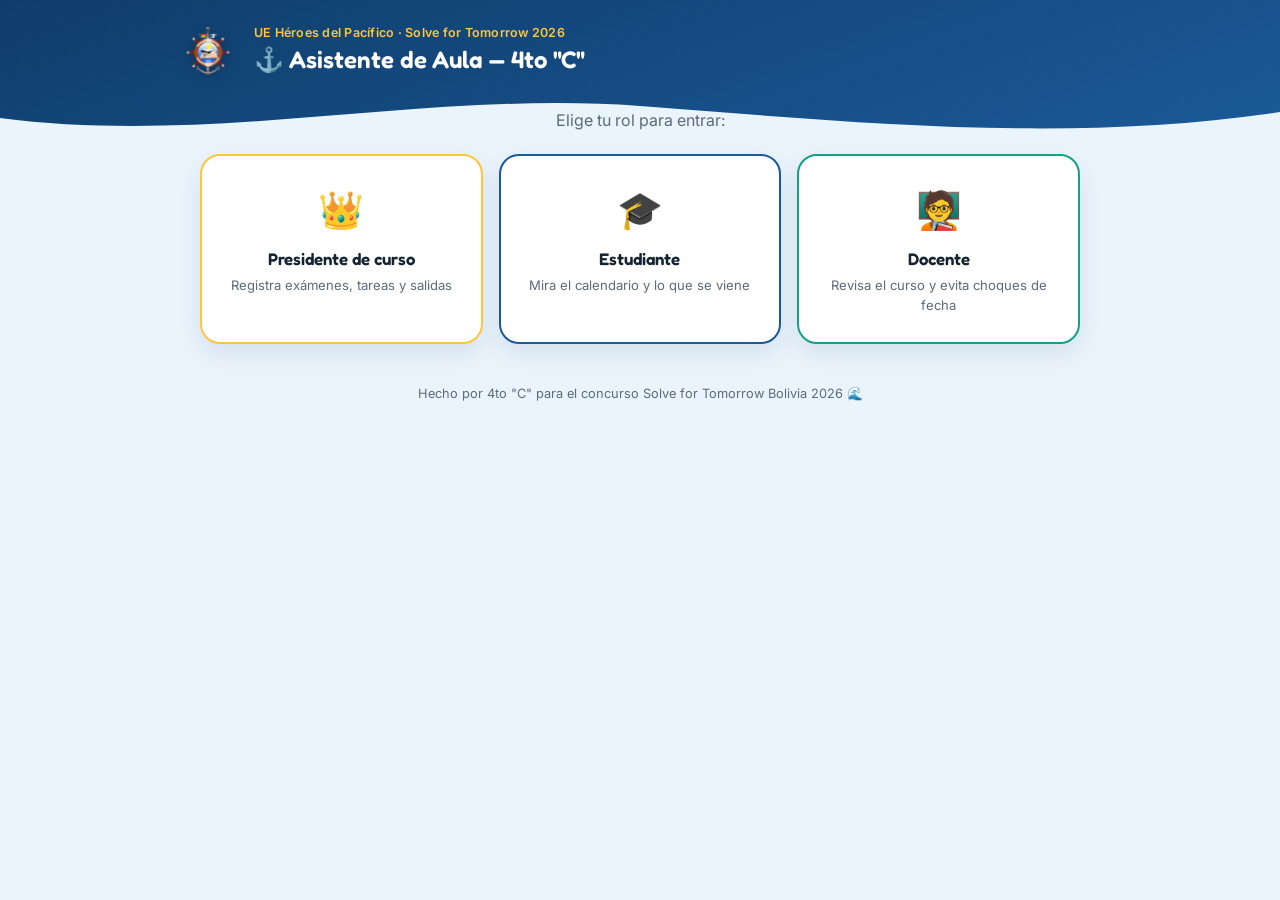
<file: index.html>
<!DOCTYPE html>
<html lang="es">
<head>
<meta charset="UTF-8">
<title>Asistente de Aula — 4to C</title>
<meta name="viewport" content="width=device-width, initial-scale=1">
<link rel="icon" href="assets/escudo.png">
<link rel="stylesheet" href="css/estilos.css">
</head>
<body>

<header class="encabezado">
  <div class="encabezado-fila">
    <img class="escudo" src="assets/escudo.png" alt="Escudo UE Héroes del Pacífico">
    <div class="titulos">
      <div class="kicker">UE Héroes del Pacífico · Solve for Tomorrow 2026</div>
      <h1>⚓ Asistente de Aula — 4to "C"</h1>
    </div>
  </div>
  <svg class="ola" viewBox="0 0 1440 60" preserveAspectRatio="none" xmlns="http://www.w3.org/2000/svg">
    <path fill="#EAF4FC" d="M0,32 C240,60 480,4 720,20 C960,36 1200,58 1440,26 L1440,60 L0,60 Z"></path>
  </svg>
</header>

<div class="envoltorio">
  <p style="text-align:center;color:var(--tinta-suave);margin:0 0 22px;">Elige tu rol para entrar:</p>

  <div class="tarjetas-rol">
    <a class="tarjeta-rol presidente" href="presidente.html">
      <span class="emoji">👑</span>
      <h3>Presidente de curso</h3>
      <p>Registra exámenes, tareas y salidas</p>
    </a>
    <a class="tarjeta-rol estudiante" href="estudiante.html">
      <span class="emoji">🎓</span>
      <h3>Estudiante</h3>
      <p>Mira el calendario y lo que se viene</p>
    </a>
    <a class="tarjeta-rol docente" href="docente.html">
      <span class="emoji">🧑‍🏫</span>
      <h3>Docente</h3>
      <p>Revisa el curso y evita choques de fecha</p>
    </a>
  </div>

  <p class="pie">Hecho por 4to "C" para el concurso Solve for Tomorrow Bolivia 2026 🌊</p>
</div>

</body>
</html>
</file>
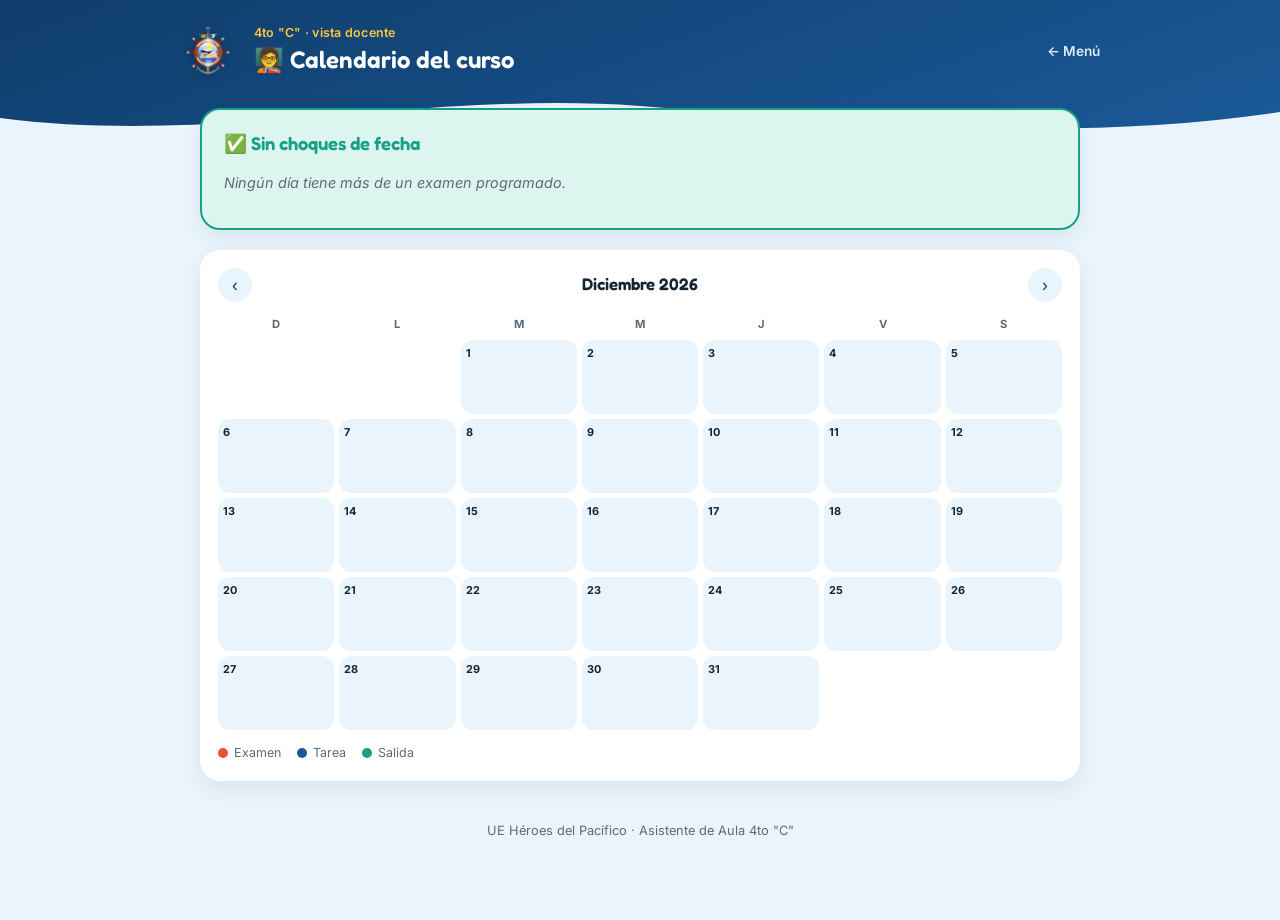
<file: docente.html>
<!DOCTYPE html>
<html lang="es">
<head>
<meta charset="UTF-8">
<title>Calendario del curso — Asistente de Aula</title>
<meta name="viewport" content="width=device-width, initial-scale=1">
<link rel="icon" href="assets/escudo.png">
<link rel="stylesheet" href="css/estilos.css">
</head>
<body>

<header class="encabezado">
  <div class="encabezado-fila">
    <img class="escudo" src="assets/escudo.png" alt="Escudo UE Héroes del Pacífico">
    <div class="titulos">
      <div class="kicker">4to "C" · vista docente</div>
      <h1>🧑‍🏫 Calendario del curso</h1>
    </div>
    <a class="volver" href="index.html">← Menú</a>
  </div>
  <svg class="ola" viewBox="0 0 1440 60" preserveAspectRatio="none" xmlns="http://www.w3.org/2000/svg">
    <path fill="#EAF4FC" d="M0,32 C240,60 480,4 720,20 C960,36 1200,58 1440,26 L1440,60 L0,60 Z"></path>
  </svg>
</header>

<div class="envoltorio">

  <div class="panel panel-conflicto" id="panel-conflictos">
    <h2>⚠️ Fechas con más de un examen</h2>
    <p class="vacio">Revisando...</p>
  </div>

  <div class="calendario" id="calendario">Cargando calendario...</div>

  <p class="pie">UE Héroes del Pacífico · Asistente de Aula 4to "C"</p>
</div>

<script src="config.js"></script>
<script src="js/comun.js"></script>
<script>
  (async function () {
    const actividades = await cargarActividades();

    const conflictos = conflictosGlobales(actividades);
    const panel = document.getElementById('panel-conflictos');
    if (!conflictos.length) {
      panel.className = 'panel panel-ok';
      panel.innerHTML = '<h2>✅ Sin choques de fecha</h2><p class="vacio">Ningún día tiene más de un examen programado.</p>';
    } else {
      let html = '<h2>⚠️ Fechas con más de un examen</h2><ul class="lista-simple">';
      conflictos.forEach(c => {
        const materias = c.examenes.map(e => e.materia + ' (' + e.docente + ')').join(' y ');
        html += '<li><strong>' + c.fecha + '</strong>: ' + materias + '</li>';
      });
      html += '</ul>';
      panel.innerHTML = html;
    }

    iniciarCalendario('calendario', actividades);
  })();
</script>

</body>
</html>
</file>
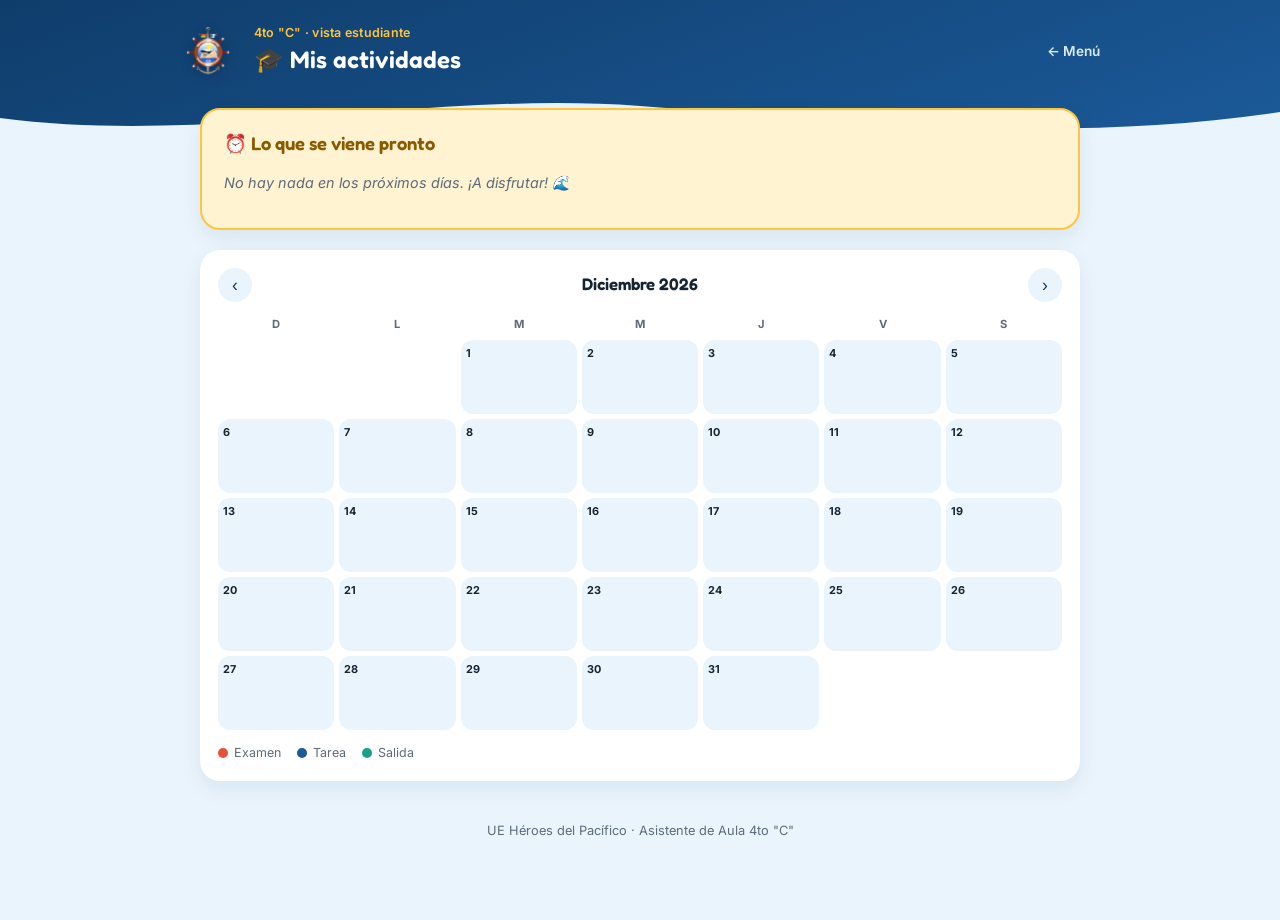
<file: estudiante.html>
<!DOCTYPE html>
<html lang="es">
<head>
<meta charset="UTF-8">
<title>Mis actividades — Asistente de Aula</title>
<meta name="viewport" content="width=device-width, initial-scale=1">
<link rel="icon" href="assets/escudo.png">
<link rel="stylesheet" href="css/estilos.css">
</head>
<body>

<header class="encabezado">
  <div class="encabezado-fila">
    <img class="escudo" src="assets/escudo.png" alt="Escudo UE Héroes del Pacífico">
    <div class="titulos">
      <div class="kicker">4to "C" · vista estudiante</div>
      <h1>🎓 Mis actividades</h1>
    </div>
    <a class="volver" href="index.html">← Menú</a>
  </div>
  <svg class="ola" viewBox="0 0 1440 60" preserveAspectRatio="none" xmlns="http://www.w3.org/2000/svg">
    <path fill="#EAF4FC" d="M0,32 C240,60 480,4 720,20 C960,36 1200,58 1440,26 L1440,60 L0,60 Z"></path>
  </svg>
</header>

<div class="envoltorio">

  <div class="panel panel-aviso" id="panel-proximas">
    <h2>⏰ Lo que se viene pronto</h2>
    <p class="vacio">Cargando...</p>
  </div>

  <div class="calendario" id="calendario">Cargando calendario...</div>

  <p class="pie">UE Héroes del Pacífico · Asistente de Aula 4to "C"</p>
</div>

<script src="config.js"></script>
<script src="js/comun.js"></script>
<script>
  (async function () {
    const actividades = await cargarActividades();

    const proximas = proximasActividades(actividades, 3);
    const panel = document.getElementById('panel-proximas');
    if (!proximas.length) {
      panel.innerHTML = '<h2>⏰ Lo que se viene pronto</h2><p class="vacio">No hay nada en los próximos días. ¡A disfrutar! 🌊</p>';
    } else {
      let html = '<h2>⏰ Lo que se viene pronto</h2><ul class="lista-simple">';
      proximas.forEach(a => {
        html += '<li><strong>' + a.tipo + '</strong> de ' + a.materia + ': "' + a.titulo + '" — ' + a.fecha + (a.hora ? ' ' + a.hora : '') + '</li>';
      });
      html += '</ul>';
      panel.innerHTML = html;
    }

    iniciarCalendario('calendario', actividades);
  })();
</script>

</body>
</html>
</file>
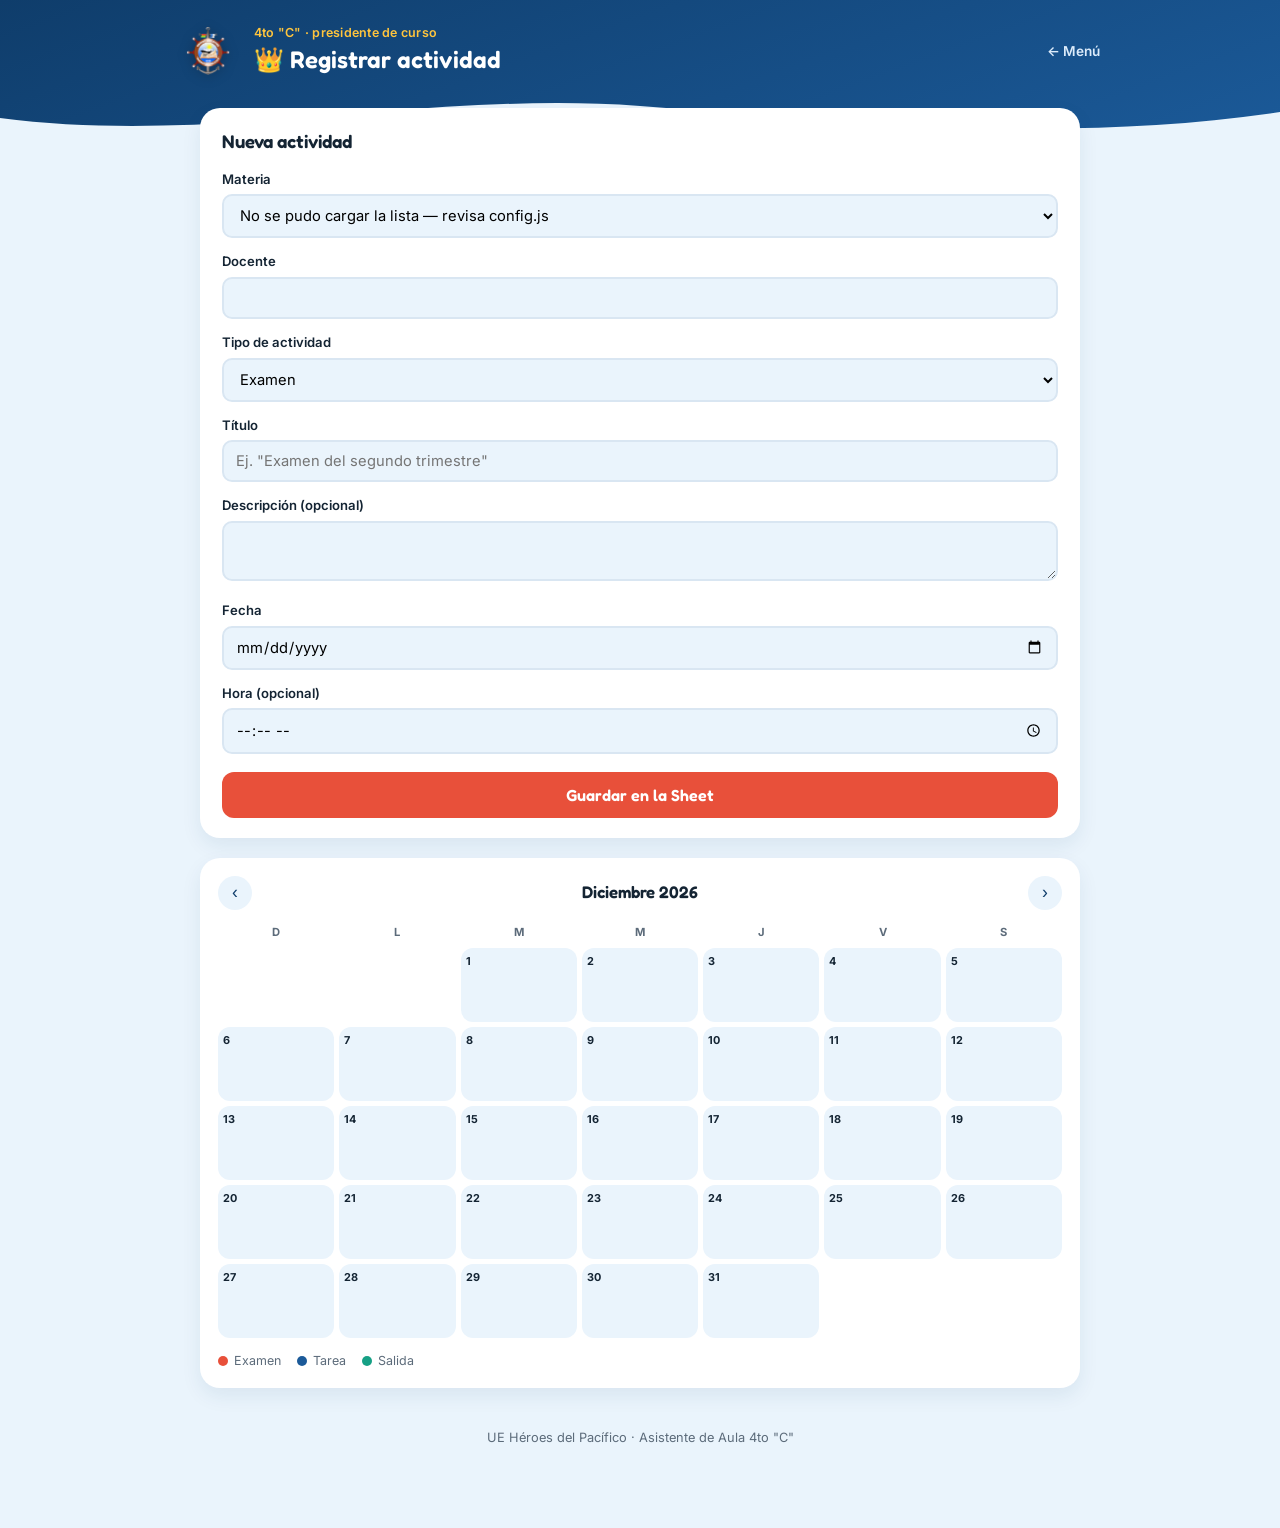
<file: presidente.html>
<!DOCTYPE html>
<html lang="es">
<head>
<meta charset="UTF-8">
<title>Registrar actividad — Asistente de Aula</title>
<meta name="viewport" content="width=device-width, initial-scale=1">
<link rel="icon" href="assets/escudo.png">
<link rel="stylesheet" href="css/estilos.css">
</head>
<body>

<header class="encabezado">
  <div class="encabezado-fila">
    <img class="escudo" src="assets/escudo.png" alt="Escudo UE Héroes del Pacífico">
    <div class="titulos">
      <div class="kicker">4to "C" · presidente de curso</div>
      <h1>👑 Registrar actividad</h1>
    </div>
    <a class="volver" href="index.html">← Menú</a>
  </div>
  <svg class="ola" viewBox="0 0 1440 60" preserveAspectRatio="none" xmlns="http://www.w3.org/2000/svg">
    <path fill="#EAF4FC" d="M0,32 C240,60 480,4 720,20 C960,36 1200,58 1440,26 L1440,60 L0,60 Z"></path>
  </svg>
</header>

<div class="envoltorio">

  <div class="panel">
    <h2>Nueva actividad</h2>
    <div class="form-actividad">
      <label>Materia</label>
      <select id="materia">
        <option value="">Cargando materias...</option>
      </select>

      <label>Docente</label>
      <input type="text" id="docente" readonly>

      <label>Tipo de actividad</label>
      <select id="tipo">
        <option value="Examen">Examen</option>
        <option value="Tarea">Tarea</option>
        <option value="Salida">Salida / actividad especial</option>
      </select>

      <label>Título</label>
      <input type="text" id="titulo" placeholder='Ej. "Examen del segundo trimestre"'>

      <label>Descripción (opcional)</label>
      <textarea id="descripcion" rows="2"></textarea>

      <label>Fecha</label>
      <input type="date" id="fecha">

      <label>Hora (opcional)</label>
      <input type="time" id="hora">

      <button class="boton" id="btn-guardar" onclick="agregarActividad()">Guardar en la Sheet</button>
    </div>

    <div class="descarga" id="mensaje" style="border-style:solid;"></div>
  </div>

  <div class="calendario" id="calendario">Cargando calendario...</div>

  <p class="pie">UE Héroes del Pacífico · Asistente de Aula 4to "C"</p>
</div>

<script src="config.js"></script>
<script src="js/comun.js"></script>
<script>
  let materias = [];
  let actividades = [];

  async function iniciar() {
    materias = await cargarMaterias();
    actividades = await cargarActividades();

    const selMateria = document.getElementById('materia');
    selMateria.innerHTML = materias.length
      ? materias.map(m => '<option value="' + m.materia + '">' + m.materia + '</option>').join('')
      : '<option value="">No se pudo cargar la lista — revisa config.js</option>';
    actualizarDocente();

    iniciarCalendario('calendario', actividades);
  }

  function actualizarDocente() {
    const materia = document.getElementById('materia').value;
    const encontrada = materias.find(m => m.materia === materia);
    document.getElementById('docente').value = encontrada ? encontrada.docente : '';
  }
  document.addEventListener('DOMContentLoaded', () => {
    document.getElementById('materia').addEventListener('change', actualizarDocente);
  });

  function mostrarMensaje(clase, html) {
    const caja = document.getElementById('mensaje');
    caja.style.display = 'block';
    caja.className = 'descarga ' + clase;
    caja.innerHTML = html;
  }

  async function agregarActividad() {
    const datos = {
      materia: document.getElementById('materia').value,
      docente: document.getElementById('docente').value,
      tipo: document.getElementById('tipo').value,
      titulo: document.getElementById('titulo').value.trim(),
      descripcion: document.getElementById('descripcion').value.trim(),
      fecha: document.getElementById('fecha').value,
      hora: document.getElementById('hora').value
    };

    if (!datos.materia || !datos.titulo || !datos.fecha) {
      alert('Completa al menos Materia, Título y Fecha.');
      return;
    }

    const boton = document.getElementById('btn-guardar');
    boton.disabled = true;
    boton.textContent = 'Guardando...';

    try {
      const resultado = await guardarActividad(datos);

      if (resultado.conflicto) {
        const otras = resultado.conflicto.map(a => a.materia + ' (' + a.docente + ')').join(', ');
        mostrarMensaje('', '<strong style="color:#C4402B;">⚠️ Guardado, pero ojo:</strong> ese día ya hay examen de ' + otras + '. Avisa a los docentes.');
      } else {
        mostrarMensaje('', '<strong style="color:#16A085;">✅ Actividad guardada en la Sheet.</strong>');
      }

      document.getElementById('titulo').value = '';
      document.getElementById('descripcion').value = '';

      actividades = await cargarActividades();
      iniciarCalendario('calendario', actividades);
    } catch (err) {
      mostrarMensaje('', '<strong style="color:#C4402B;">❌ No se pudo guardar.</strong> Revisa que la URL en config.js sea correcta y que la implementación de Apps Script esté activa.');
    } finally {
      boton.disabled = false;
      boton.textContent = 'Guardar en la Sheet';
    }
  }

  iniciar();
</script>

</body>
</html>
</file>
<file: css/estilos.css>
/* ===== Asistente de Aula — 4to C · UE Héroes del Pacífico ===== */

@import url('https://fonts.googleapis.com/css2?family=Fredoka:wght@500;600;700&family=Inter:wght@400;500;600;700&display=swap');

:root{
  --oceano:      #0F3D6B;
  --oceano-2:    #1B5A99;
  --cielo:       #EAF4FC;
  --arena:       #FFF9EE;
  --coral:       #E8503A;
  --coral-soft:  #FDE6E1;
  --sol:         #FFC53D;
  --sol-soft:    #FFF3D2;
  --verde:       #16A085;
  --verde-soft:  #DCF5EF;
  --tinta:       #142433;
  --tinta-suave: #5C6B7A;
  --borde:       #D9E6F2;
  --blanco:      #FFFFFF;
}

*{box-sizing:border-box;}
html{scroll-behavior:smooth;}
body{
  margin:0;
  font-family:'Inter',sans-serif;
  color:var(--tinta);
  background:var(--cielo);
  line-height:1.5;
}
h1,h2,h3,.marca{
  font-family:'Fredoka',sans-serif;
  font-weight:600;
  margin:0;
}
a{color:inherit;}

/* ---------- Encabezado con olas ---------- */
.encabezado{
  background:linear-gradient(160deg,var(--oceano) 0%,var(--oceano-2) 100%);
  color:#fff;
  padding:22px 20px 64px;
  position:relative;
  overflow:hidden;
}
.encabezado-fila{
  max-width:920px;
  margin:0 auto;
  display:flex;
  align-items:center;
  gap:16px;
}
.encabezado img.escudo{
  width:58px;height:58px;object-fit:contain;
  filter:drop-shadow(0 2px 6px rgba(0,0,0,.25));
}
.encabezado .titulos{flex:1;}
.encabezado .kicker{
  font-size:.78rem;
  font-weight:600;
  color:var(--sol);
  letter-spacing:.02em;
}
.encabezado h1{font-size:1.5rem;color:#fff;}
.encabezado .volver{
  font-size:.85rem;
  color:#DCEBFA;
  text-decoration:none;
  font-weight:600;
  white-space:nowrap;
}
.ola{
  position:absolute;left:0;right:0;bottom:-2px;width:100%;height:60px;
  display:block;
}

/* ---------- Contenedor general ---------- */
.envoltorio{
  max-width:920px;
  margin:-36px auto 80px;
  padding:0 20px;
  position:relative;
  z-index:2;
}

/* ---------- Menú de roles (portada) ---------- */
.tarjetas-rol{
  display:grid;
  grid-template-columns:repeat(3,1fr);
  gap:16px;
  margin-top:8px;
}
.tarjeta-rol{
  background:var(--blanco);
  border-radius:20px;
  padding:26px 18px;
  text-align:center;
  text-decoration:none;
  color:var(--tinta);
  box-shadow:0 10px 24px rgba(15,61,107,.10);
  border:2px solid transparent;
  transition:transform .15s ease, border-color .15s ease;
  display:block;
}
.tarjeta-rol:hover{transform:translateY(-4px);}
.tarjeta-rol .emoji{font-size:2.3rem;display:block;margin-bottom:10px;}
.tarjeta-rol h3{font-size:1.05rem;margin-bottom:4px;}
.tarjeta-rol p{font-size:.82rem;color:var(--tinta-suave);margin:0;}
.tarjeta-rol.presidente{border-color:var(--sol);}
.tarjeta-rol.estudiante{border-color:var(--oceano-2);}
.tarjeta-rol.docente{border-color:var(--verde);}

/* ---------- Tarjetas / paneles generales ---------- */
.panel{
  background:var(--blanco);
  border-radius:20px;
  padding:20px 22px;
  box-shadow:0 8px 20px rgba(15,61,107,.08);
  margin-bottom:20px;
}
.panel h2{font-size:1.15rem;margin-bottom:10px;}
.panel-aviso{
  background:var(--sol-soft);
  border:2px solid var(--sol);
}
.panel-aviso h2{color:#8A5A00;}
.panel-conflicto{
  background:var(--coral-soft);
  border:2px solid var(--coral);
}
.panel-conflicto h2{color:var(--coral);}
.panel-ok{
  background:var(--verde-soft);
  border:2px solid var(--verde);
}
.panel-ok h2{color:var(--verde);}

ul.lista-simple{margin:0;padding-left:20px;}
ul.lista-simple li{margin-bottom:6px;font-size:.92rem;}
.vacio{color:var(--tinta-suave);font-style:italic;font-size:.9rem;}

/* ---------- Calendario ---------- */
.calendario{
  background:var(--blanco);
  border-radius:20px;
  padding:18px;
  box-shadow:0 8px 20px rgba(15,61,107,.08);
}
.cal-cabecera{
  display:flex;justify-content:space-between;align-items:center;
  margin-bottom:14px;
}
.cal-cabecera span{font-family:'Fredoka';font-weight:600;font-size:1.05rem;}
.cal-cabecera button{
  width:34px;height:34px;border-radius:50%;
  border:none;background:var(--cielo);color:var(--oceano);
  font-size:1.1rem;cursor:pointer;
}
.cal-grid{display:grid;grid-template-columns:repeat(7,1fr);gap:5px;}
.cal-dias-semana{font-size:.7rem;font-weight:700;color:var(--tinta-suave);text-align:center;margin-bottom:2px;}
.cal-celda{
  min-height:74px;
  border-radius:12px;
  background:var(--cielo);
  padding:5px;
  font-size:.68rem;
  overflow:hidden;
}
.cal-celda.vacia{background:transparent;}
.cal-celda.conflicto{background:var(--coral-soft);border:2px solid var(--coral);}
.cal-num{font-weight:700;margin-bottom:3px;color:var(--tinta);}
.cal-chip{
  border-radius:6px;padding:2px 5px;margin-bottom:2px;
  color:#fff;font-weight:600;white-space:nowrap;overflow:hidden;text-overflow:ellipsis;
}
.cal-chip.examen{background:var(--coral);}
.cal-chip.tarea{background:var(--oceano-2);}
.cal-chip.salida{background:var(--verde);}
.cal-mas{color:var(--tinta-suave);font-size:.65rem;}

.leyenda{display:flex;gap:16px;flex-wrap:wrap;margin-top:14px;font-size:.78rem;color:var(--tinta-suave);}
.leyenda span{display:inline-flex;align-items:center;gap:6px;}
.punto{width:10px;height:10px;border-radius:50%;display:inline-block;}
.punto.examen{background:var(--coral);}
.punto.tarea{background:var(--oceano-2);}
.punto.salida{background:var(--verde);}

/* ---------- Formulario ---------- */
.form-actividad label{
  display:block;font-size:.82rem;font-weight:600;margin-top:14px;margin-bottom:5px;
}
.form-actividad select,
.form-actividad input,
.form-actividad textarea{
  width:100%;padding:10px 12px;border:2px solid var(--borde);
  border-radius:10px;font-size:.92rem;font-family:'Inter';background:var(--cielo);
}
.form-actividad select:focus,
.form-actividad input:focus,
.form-actividad textarea:focus{outline:none;border-color:var(--oceano-2);}
.boton{
  margin-top:18px;width:100%;padding:13px;border:none;border-radius:12px;
  background:var(--coral);color:#fff;font-family:'Fredoka';font-weight:600;
  font-size:1rem;cursor:pointer;
}
.boton.secundario{background:var(--oceano-2);}
.boton:disabled{opacity:.5;cursor:default;}

.descarga{
  margin-top:16px;padding:14px;border-radius:12px;
  background:var(--sol-soft);border:2px dashed var(--sol);
  font-size:.85rem;display:none;
}
.descarga strong{display:block;margin-bottom:6px;color:#8A5A00;}

/* ---------- Utilidades ---------- */
.pie{
  text-align:center;color:var(--tinta-suave);font-size:.8rem;margin-top:40px;
}

@media (max-width:640px){
  .tarjetas-rol{grid-template-columns:1fr;}
  .encabezado h1{font-size:1.25rem;}
}
</file>
